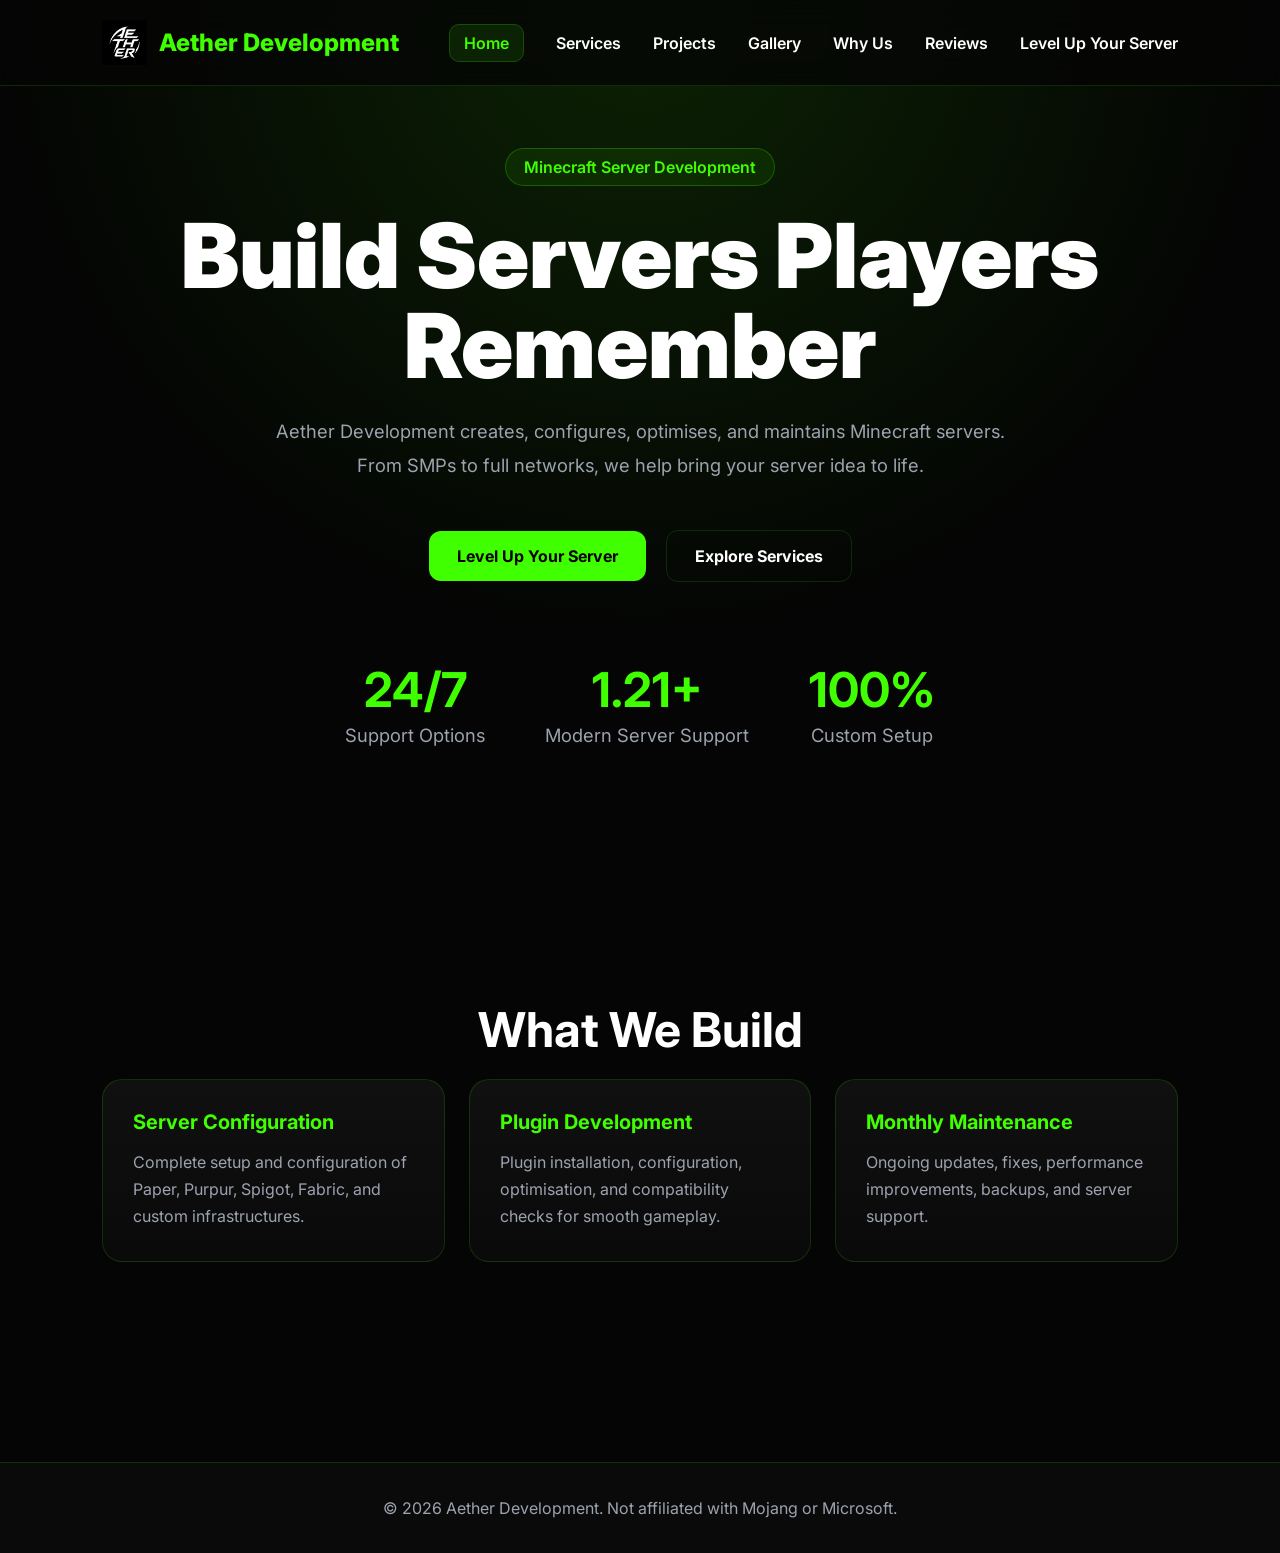
<file: index.html>
<!DOCTYPE html>
<html lang="en">
<head>
  <meta charset="UTF-8">
  <meta name="viewport" content="width=device-width, initial-scale=1.0">
  <title>Aether Development</title>
  <link rel="stylesheet" href="style.css">
</head>
<body>

<nav>
  <div class="logo">
    <img src="logowhite.png" alt="Aether Development Logo" class="logo-img">
    <span>Aether Development</span>
  </div>
  <div>
    <a href="index.html" class="active">Home</a>
    <a href="services.html">Services</a>
    <a href="projects.html">Projects</a>
    <a href="gallery.html">Gallery</a>  
    <a href="why-us.html">Why Us</a>
    <a href="reviews.html">Reviews</a>
    <a href="level-up-your-server.html">Level Up Your Server</a>
  </div>
</nav>

<section class="hero">
  <div class="badge">Minecraft Server Development</div>
  <h1>Build Servers Players Remember</h1>
  <p>
    Aether Development creates, configures, optimises, and maintains Minecraft servers.
    From SMPs to full networks, we help bring your server idea to life.
  </p>

  <div class="buttons">
    <a href="level-up-your-server.html" class="btn">Level Up Your Server</a>
    <a href="services.html" class="btn secondary">Explore Services</a>
  </div>

  <div class="stats">
    <div class="stat"><strong>24/7</strong><p>Support Options</p></div>
    <div class="stat"><strong>1.21+</strong><p>Modern Server Support</p></div>
    <div class="stat"><strong>100%</strong><p>Custom Setup</p></div>
  </div>
</section>

<section class="section">
  <h2>What We Build</h2>
  <div class="grid">
    <div class="card">
      <h3>Server Configuration</h3>
      <p>Complete setup and configuration of Paper, Purpur, Spigot, Fabric, and custom infrastructures.</p>
    </div>
    <div class="card">
      <h3>Plugin Development</h3>
      <p>Plugin installation, configuration, optimisation, and compatibility checks for smooth gameplay.</p>
    </div>
    <div class="card">
      <h3>Monthly Maintenance</h3>
      <p>Ongoing updates, fixes, performance improvements, backups, and server support.</p>
    </div>
  </div>
</section>

<footer>
  <p>© 2026 Aether Development. Not affiliated with Mojang or Microsoft.</p>
</footer>

</body>
</html>
</file>
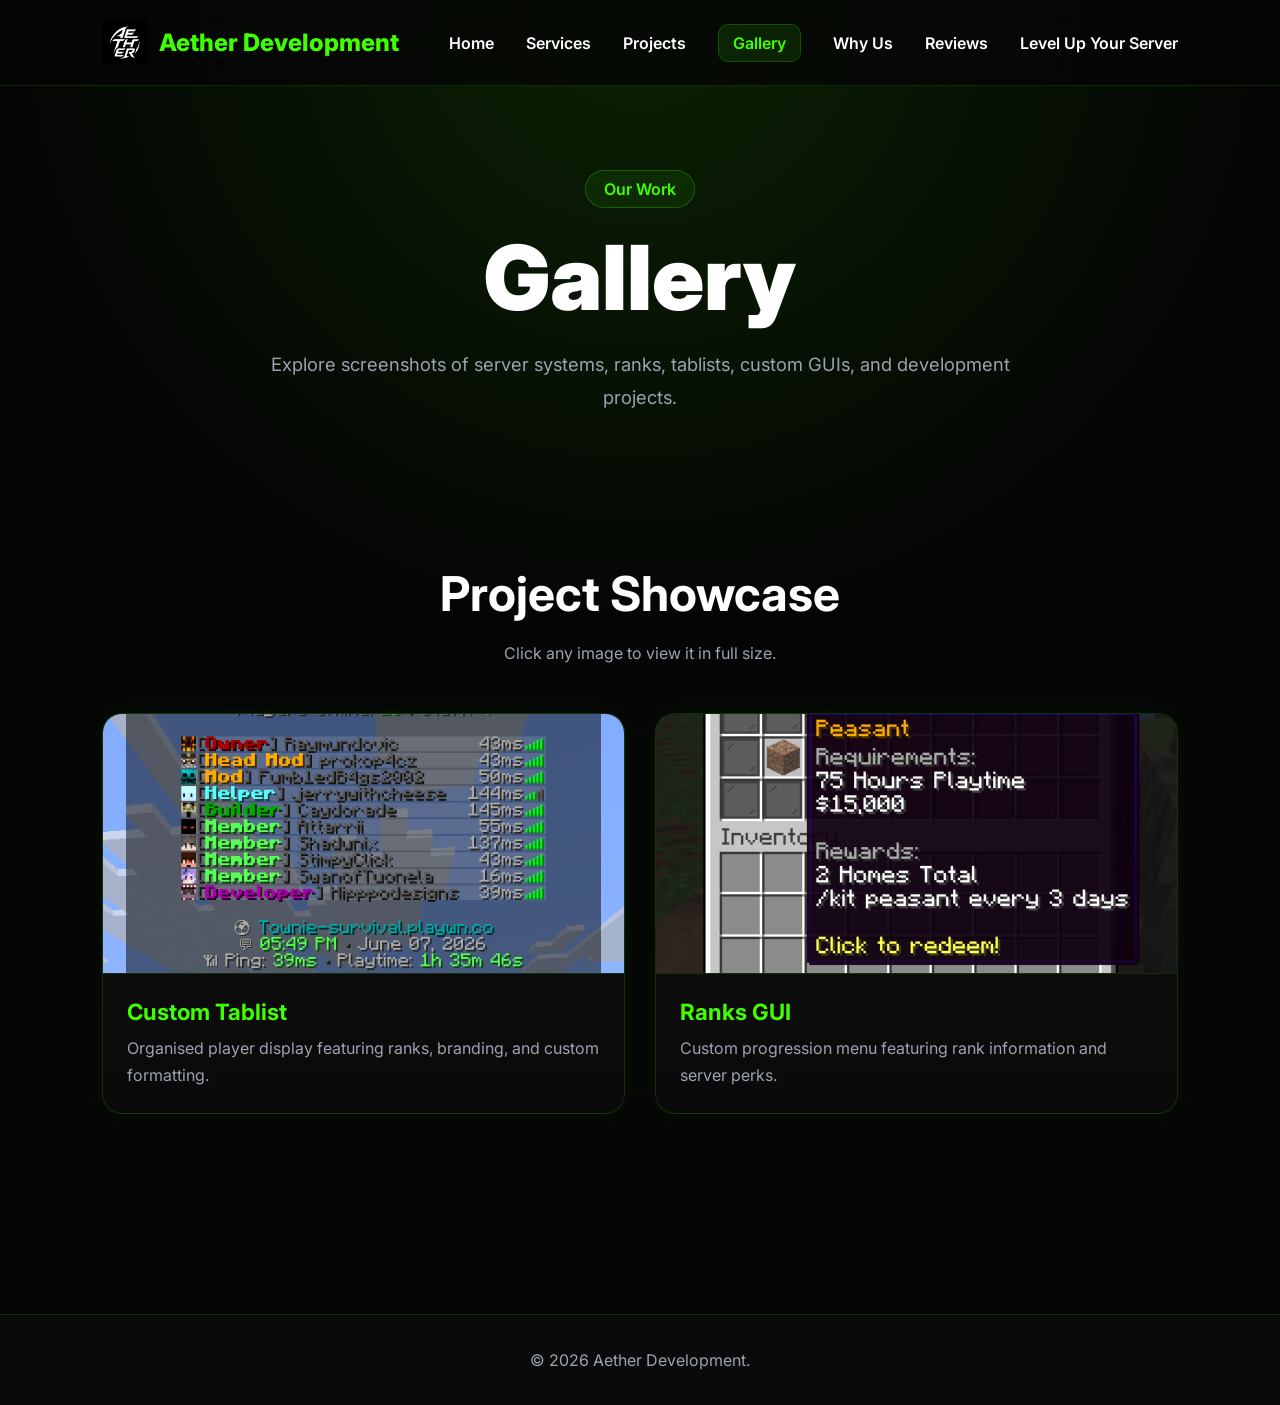
<file: gallery.html>
<!DOCTYPE html>
<html lang="en">
<head>
    <meta charset="UTF-8">
    <meta name="viewport" content="width=device-width, initial-scale=1.0">
    <title>Gallery - Aether Development</title>
    <link rel="stylesheet" href="style.css">
</head>
<body>

<nav>
    <div class="logo">
        <img src="logowhite.png" alt="Aether Development Logo" class="logo-img">
        <span>Aether Development</span>
    </div>

    <div>
        <a href="index.html">Home</a>
        <a href="services.html">Services</a>
        <a href="projects.html">Projects</a>
        <a href="gallery.html" class="active">Gallery</a>
        <a href="why-us.html">Why Us</a>
        <a href="reviews.html">Reviews</a>
        <a href="level-up-your-server.html">Level Up Your Server</a>
    </div>
</nav>

<section class="hero services-hero">

    <div class="badge">Our Work</div>

    <h1>Gallery</h1>

    <p>
        Explore screenshots of server systems, ranks, tablists,
        custom GUIs, and development projects.
    </p>

</section>

<section class="section">

    <h2>Project Showcase</h2>

    <p class="section-subtitle">
        Click any image to view it in full size.
    </p>

    <div class="gallery-grid">

        <div class="gallery-card">
            <img src="tablist.png" alt="Custom Tablist">

            <div class="gallery-info">
                <h3>Custom Tablist</h3>
                <p>
                    Organised player display featuring ranks,
                    branding, and custom formatting.
                </p>
            </div>
        </div>

        <div class="gallery-card">
            <img src="ranks-gui.png" alt="Ranks GUI">

            <div class="gallery-info">
                <h3>Ranks GUI</h3>
                <p>
                    Custom progression menu featuring rank
                    information and server perks.
                </p>
            </div>
        </div>

        <!-- ADD MORE IMAGES BELOW -->

        <!--
        <div class="gallery-card">
            <img src="spawn.png" alt="Spawn">

            <div class="gallery-info">
                <h3>Server Spawn</h3>
                <p>Description here.</p>
            </div>
        </div>
        -->

    </div>

</section>

<footer>
    <p>© 2026 Aether Development.</p>
</footer>

<!-- LIGHTBOX -->

<div id="lightbox" class="lightbox">

    <span class="close">&times;</span>

    <img class="lightbox-content" id="lightbox-img">

</div>

<script>

const images = document.querySelectorAll('.gallery-card img');
const lightbox = document.getElementById('lightbox');
const lightboxImg = document.getElementById('lightbox-img');
const closeBtn = document.querySelector('.close');

images.forEach(img => {

    img.addEventListener('click', () => {

        lightbox.style.display = 'flex';
        lightboxImg.src = img.src;

    });

});

closeBtn.addEventListener('click', () => {

    lightbox.style.display = 'none';

});

lightbox.addEventListener('click', (e) => {

    if (e.target === lightbox) {

        lightbox.style.display = 'none';

    }

});

</script>

</body>
</html>
</file>
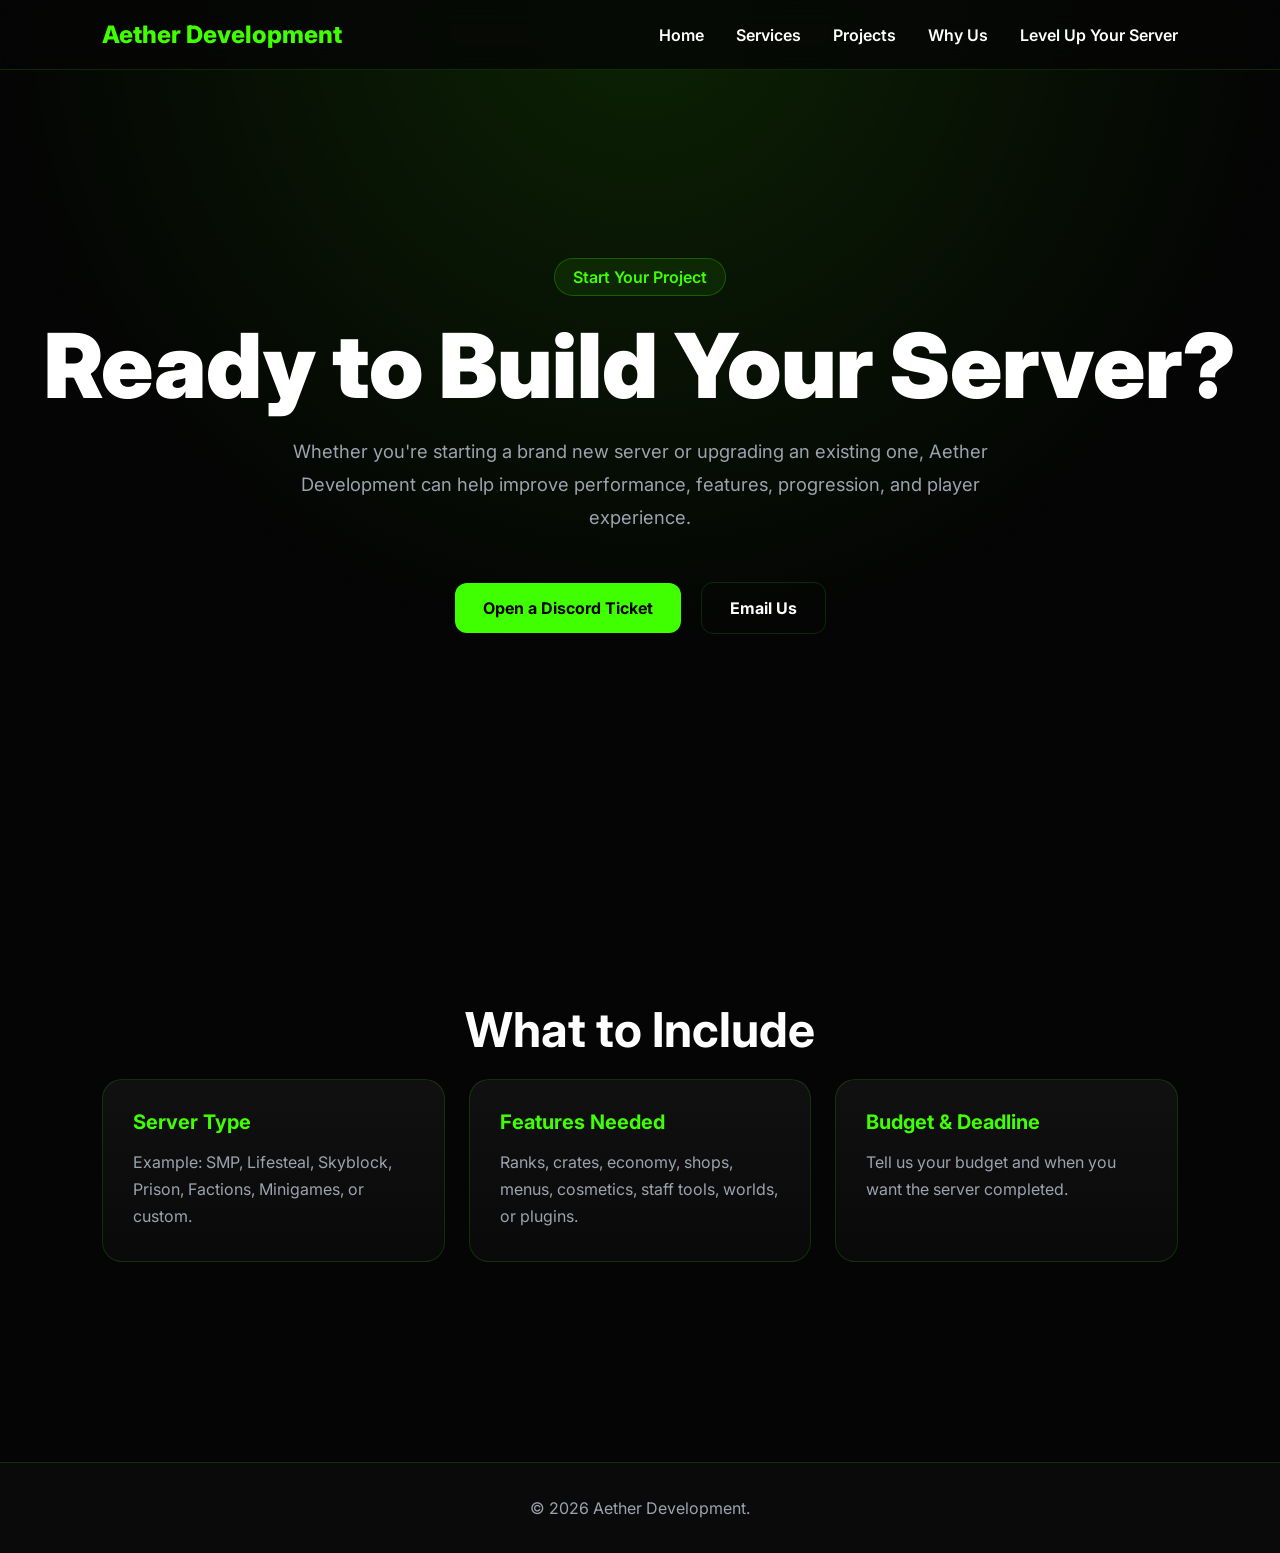
<file: Level-up-your-server.html>
<!DOCTYPE html>
<html lang="en">
<head>
  <meta charset="UTF-8">
  <title>Level Up Your Server - Aether Development</title>
  <link rel="stylesheet" href="style.css">
</head>
<body>

<nav>
  <div class="logo">Aether Development</div>
  <div>
    <a href="index.html">Home</a>
    <a href="services.html">Services</a>
    <a href="projects.html">Projects</a>
    <a href="why-us.html">Why Us</a>
    <a href="level-up-your-server.html">Level Up Your Server</a>
  </div>
</nav>

<section class="hero">
  <div class="badge">Start Your Project</div>
  <h1>Ready to Build Your Server?</h1>
  <p>
    Whether you're starting a brand new server or upgrading an existing one,
    Aether Development can help improve performance, features, progression,
    and player experience.
  </p>
  <div class="buttons">
    <a href="https://discord.gg/n5bJ67j3xF" target="_blank" class="btn">Open a Discord Ticket</a>
    <a href="mailto:HippoCMG@gmail.com" class="btn secondary">Email Us</a>
  </div>
</section>

<section class="section">
  <h2>What to Include</h2>

  <div class="grid">
    <div class="card"><h3>Server Type</h3><p>Example: SMP, Lifesteal, Skyblock, Prison, Factions, Minigames, or custom.</p></div>
    <div class="card"><h3>Features Needed</h3><p>Ranks, crates, economy, shops, menus, cosmetics, staff tools, worlds, or plugins.</p></div>
    <div class="card"><h3>Budget & Deadline</h3><p>Tell us your budget and when you want the server completed.</p></div>
  </div>
</section>

<footer>
  <p>© 2026 Aether Development.</p>
</footer>

</body>
</html>
</file>
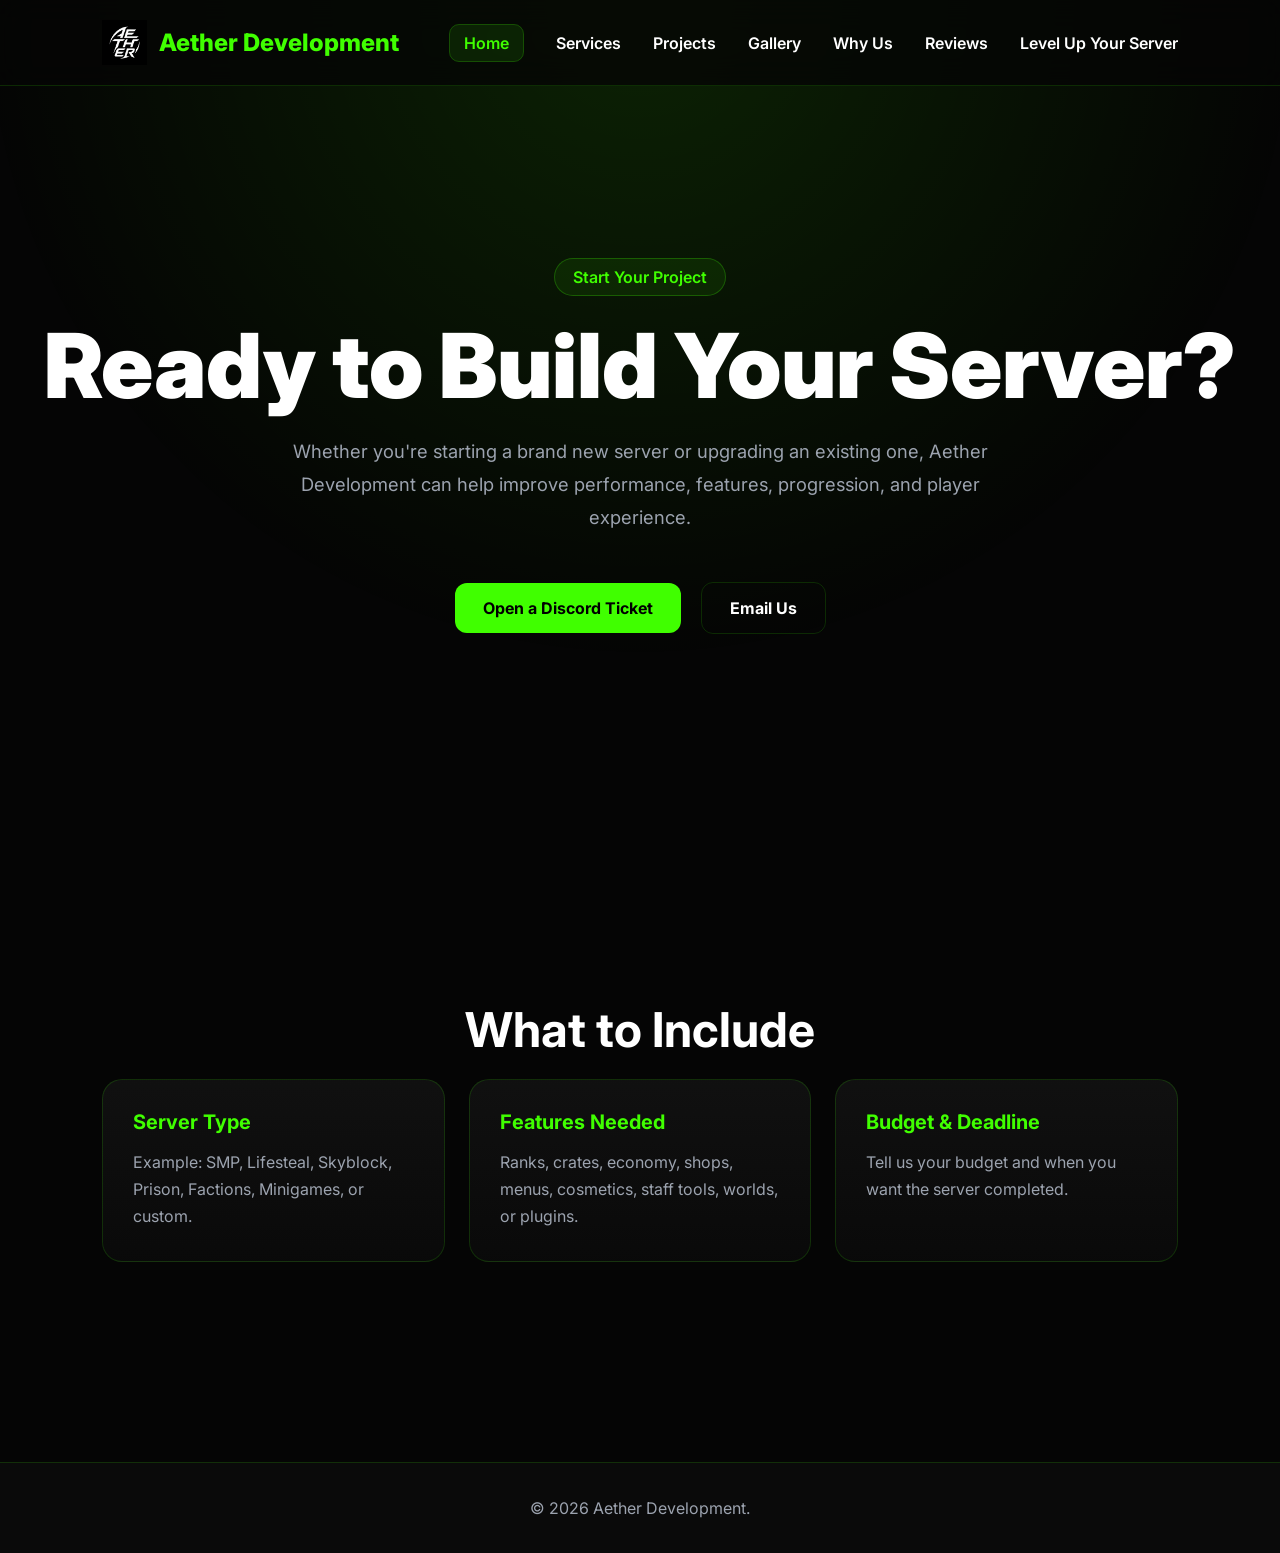
<file: level-up-your-server.html>
<!DOCTYPE html>
<html lang="en">
<head>
  <meta charset="UTF-8">
  <title>Level Up Your Server - Aether Development</title>
  <link rel="stylesheet" href="style.css">
</head>
<body>

<nav>
  <div class="logo">
    <img src="logowhite.png" alt="Aether Development Logo" class="logo-img">
    <span>Aether Development</span>
  </div>
  <div>
    <a href="index.html" class="active">Home</a>
    <a href="services.html">Services</a>
    <a href="projects.html">Projects</a>
    <a href="gallery.html">Gallery</a>  
    <a href="why-us.html">Why Us</a>
    <a href="reviews.html">Reviews</a>
    <a href="level-up-your-server.html">Level Up Your Server</a>
  </div>
</nav>
<section class="hero">
  <div class="badge">Start Your Project</div>
  <h1>Ready to Build Your Server?</h1>
  <p>
    Whether you're starting a brand new server or upgrading an existing one,
    Aether Development can help improve performance, features, progression,
    and player experience.
  </p>
  <div class="buttons">
    <a href="https://discord.gg/n5bJ67j3xF" target="_blank" class="btn">Open a Discord Ticket</a>
    <a href="mailto:HippoCMG@gmail.com" class="btn secondary">Email Us</a>
  </div>
</section>

<section class="section">
  <h2>What to Include</h2>

  <div class="grid">
    <div class="card"><h3>Server Type</h3><p>Example: SMP, Lifesteal, Skyblock, Prison, Factions, Minigames, or custom.</p></div>
    <div class="card"><h3>Features Needed</h3><p>Ranks, crates, economy, shops, menus, cosmetics, staff tools, worlds, or plugins.</p></div>
    <div class="card"><h3>Budget & Deadline</h3><p>Tell us your budget and when you want the server completed.</p></div>
  </div>
</section>

<footer>
  <p>© 2026 Aether Development.</p>
</footer>

</body>
</html>
</file>
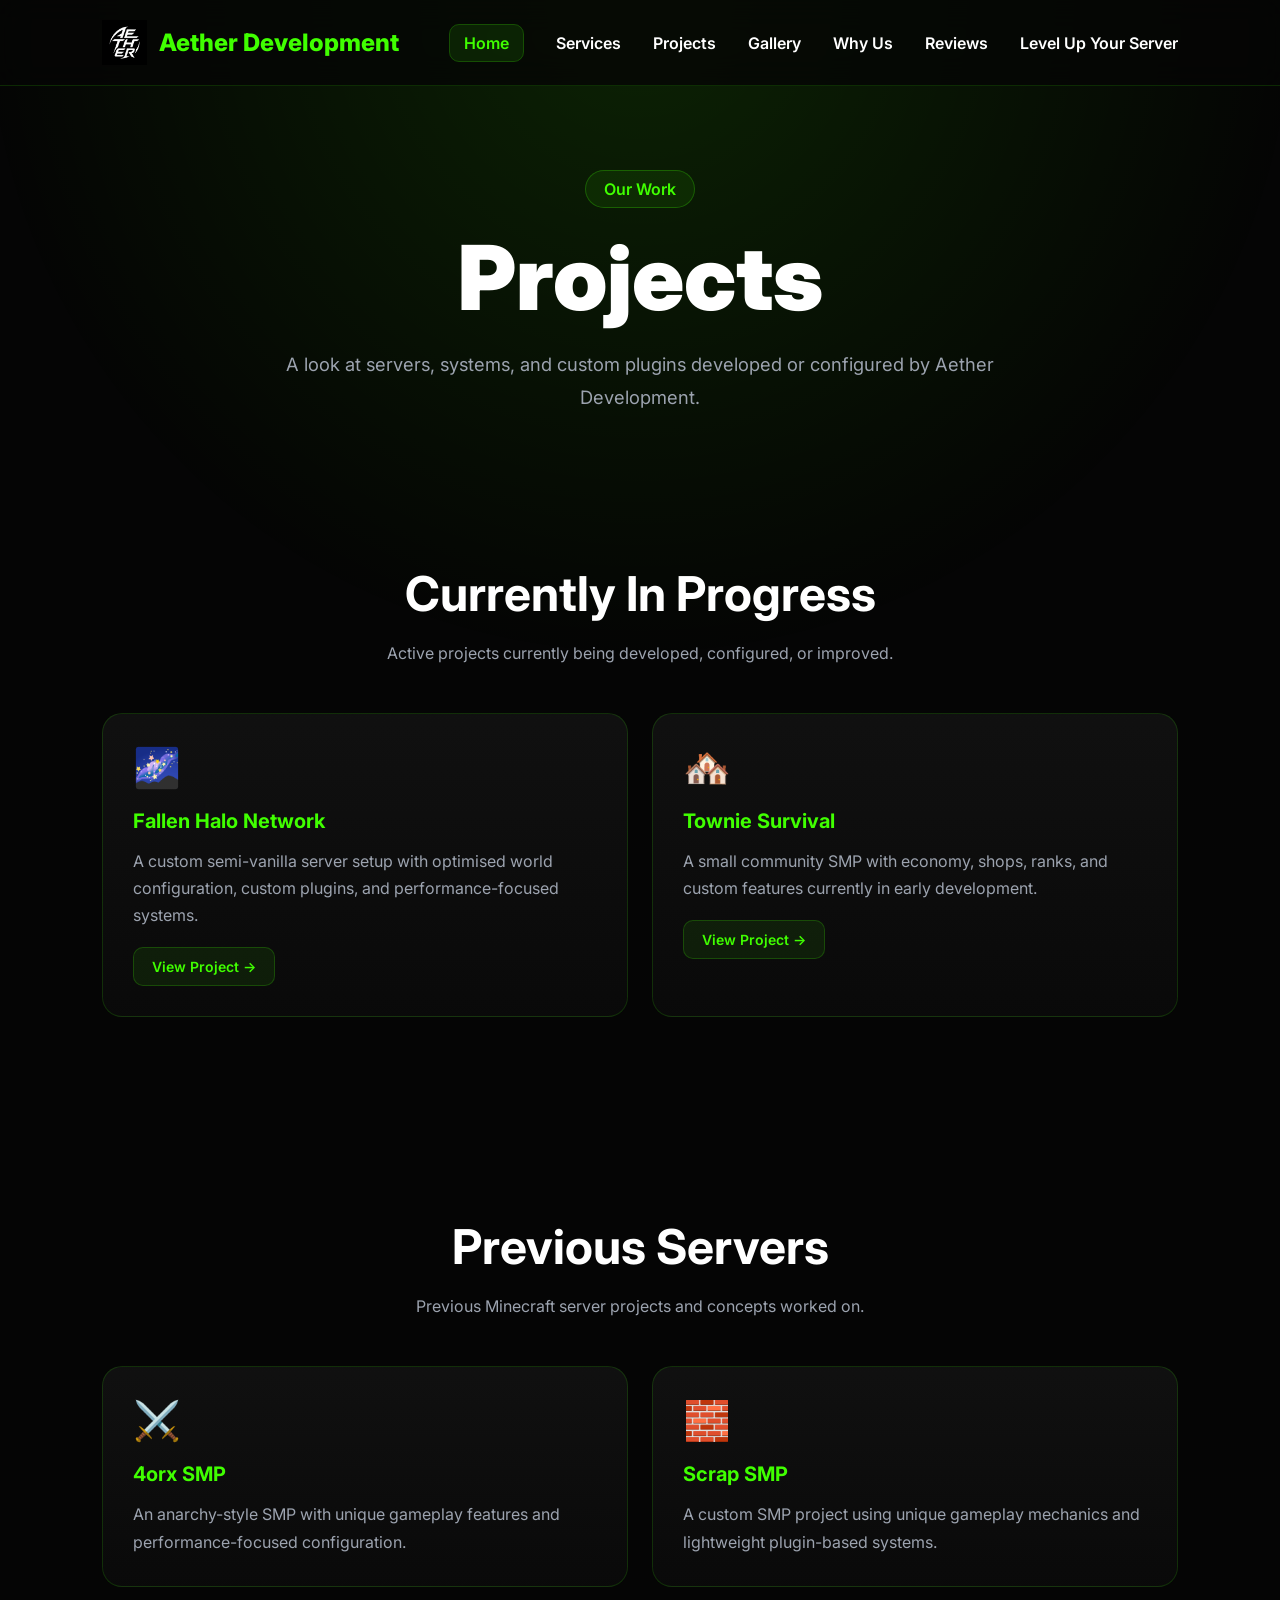
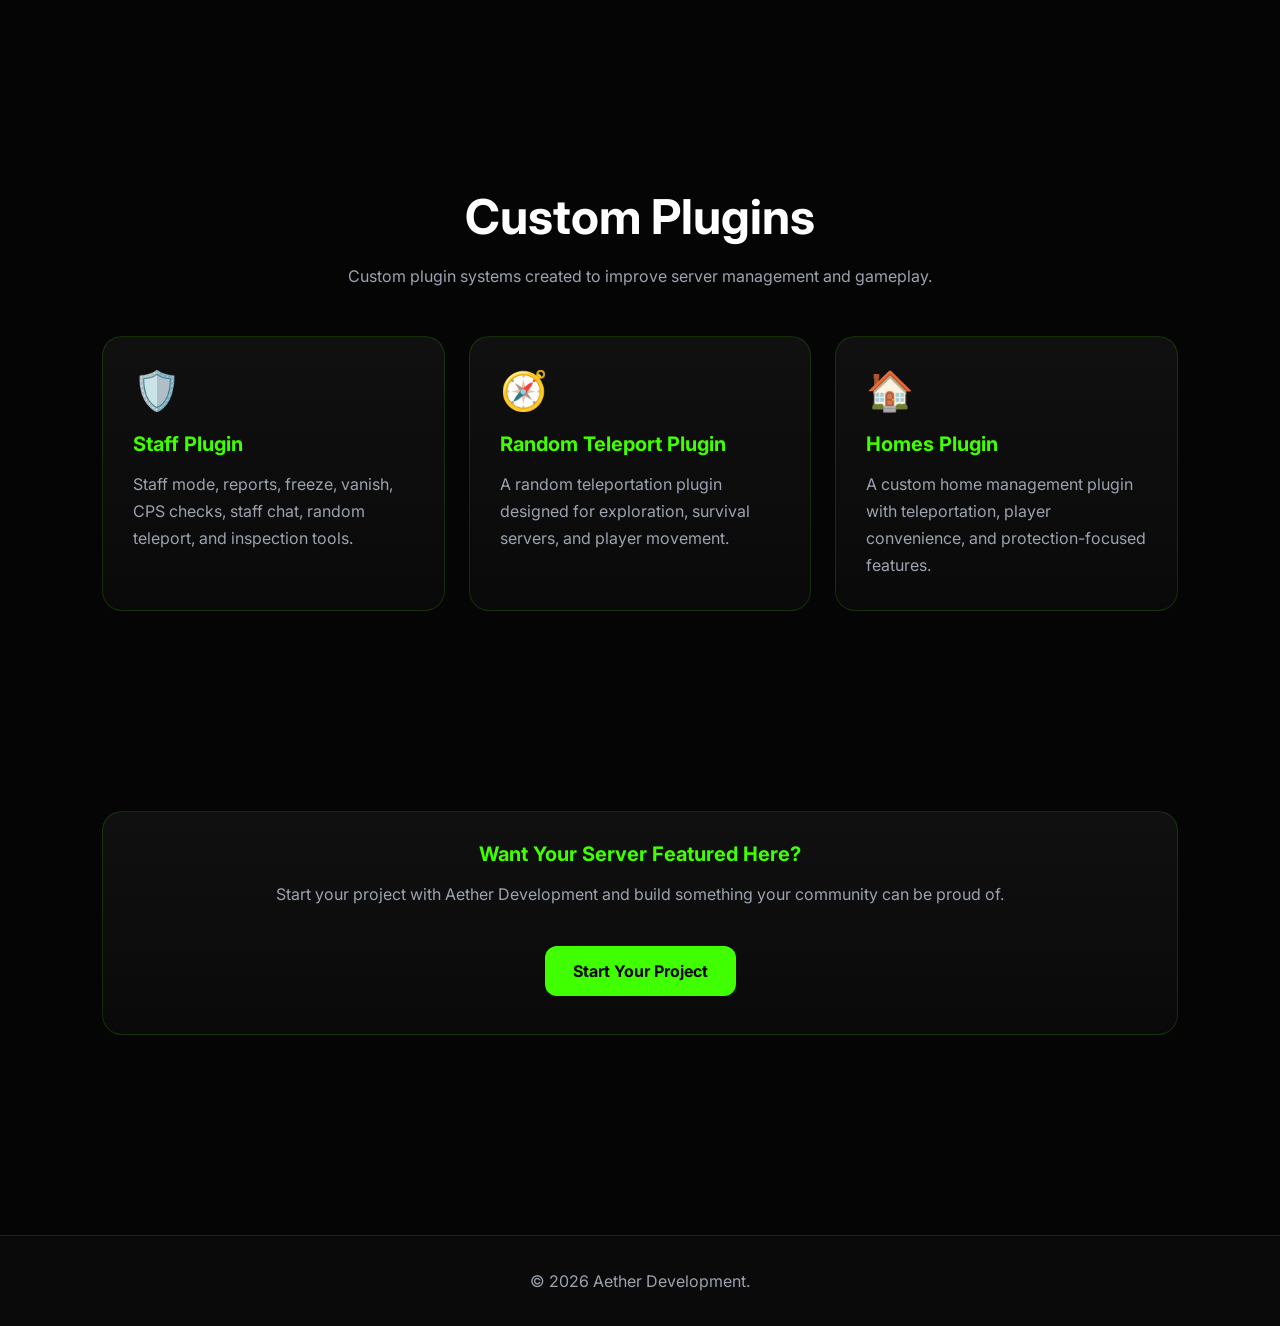
<file: projects.html>
<!DOCTYPE html>
<html lang="en">
<head>
    <meta charset="UTF-8">
    <meta name="viewport" content="width=device-width, initial-scale=1.0">
    <title>Projects - Aether Development</title>
    <link rel="stylesheet" href="style.css">
</head>
<body>

<nav>
  <div class="logo">
    <img src="logowhite.png" alt="Aether Development Logo" class="logo-img">
    <span>Aether Development</span>
  </div>
  <div>
    <a href="index.html" class="active">Home</a>
    <a href="services.html">Services</a>
    <a href="projects.html">Projects</a>
    <a href="gallery.html">Gallery</a>  
    <a href="why-us.html">Why Us</a>
    <a href="reviews.html">Reviews</a>
    <a href="level-up-your-server.html">Level Up Your Server</a>
  </div>
</nav>

<section class="hero services-hero">
    <div class="badge">Our Work</div>

    <h1>Projects</h1>

    <p>
        A look at servers, systems, and custom plugins developed or configured
        by Aether Development.
    </p>
</section>

<section class="section">
    <h2>Currently In Progress</h2>

    <p class="section-subtitle">
        Active projects currently being developed, configured, or improved.
    </p>

    <div class="grid">

        <div class="card service-card">
            <div class="service-icon">🌌</div>
            <h3>Fallen Halo Network</h3>
            <p>
                A custom semi-vanilla server setup with optimised world
                configuration, custom plugins, and performance-focused systems.
            </p>
            <a href="https://discord.gg/tEGxYnpcr9" target="_blank" class="project-btn">
              View Project →
            </a>
        </div>

        <div class="card service-card">
            <div class="service-icon">🏘️</div>
            <h3>Townie Survival</h3>
            <p>
                A small community SMP with economy, shops, ranks, and custom
                features currently in early development.
            </p>
            <a href="https://discord.gg/K92FeM2vEv" target="_blank" class="project-btn">
              View Project →
            </a>
        </div>

    </div>
</section>

<section class="section">
    <h2>Previous Servers</h2>

    <p class="section-subtitle">
        Previous Minecraft server projects and concepts worked on.
    </p>

    <div class="grid">

        <div class="card service-card">
            <div class="service-icon">⚔️</div>
            <h3>4orx SMP</h3>
            <p>
                An anarchy-style SMP with unique gameplay features and
                performance-focused configuration.
            </p>
        </div>

        <div class="card service-card">
            <div class="service-icon">🧱</div>
            <h3>Scrap SMP</h3>
            <p>
                A custom SMP project using unique gameplay mechanics and
                lightweight plugin-based systems.
            </p>
        </div>

    </div>
</section>

<section class="section">
    <h2>Custom Plugins</h2>

    <p class="section-subtitle">
        Custom plugin systems created to improve server management and gameplay.
    </p>

    <div class="grid">

        <div class="card service-card">
            <div class="service-icon">🛡️</div>
            <h3>Staff Plugin</h3>
            <p>
                Staff mode, reports, freeze, vanish, CPS checks, staff chat,
                random teleport, and inspection tools.
            </p>
        </div>

        <div class="card service-card">
            <div class="service-icon">🧭</div>
            <h3>Random Teleport Plugin</h3>
            <p>
                A random teleportation plugin designed for exploration,
                survival servers, and player movement.
            </p>
        </div>

        <div class="card service-card">
            <div class="service-icon">🏠</div>
            <h3>Homes Plugin</h3>
            <p>
                A custom home management plugin with teleportation,
                player convenience, and protection-focused features.
            </p>
        </div>

    </div>
</section>

<section class="section">
    <div class="card" style="text-align:center;">
        <h3>Want Your Server Featured Here?</h3>

        <p style="margin-top:15px;">
            Start your project with Aether Development and build something
            your community can be proud of.
        </p>

        <div style="margin-top:30px;">
            <a href="level-up-your-server.html" class="btn">
                Start Your Project
            </a>
        </div>
    </div>
</section>

<footer>
    <p>© 2026 Aether Development.</p>
</footer>

</body>
</html>
</file>
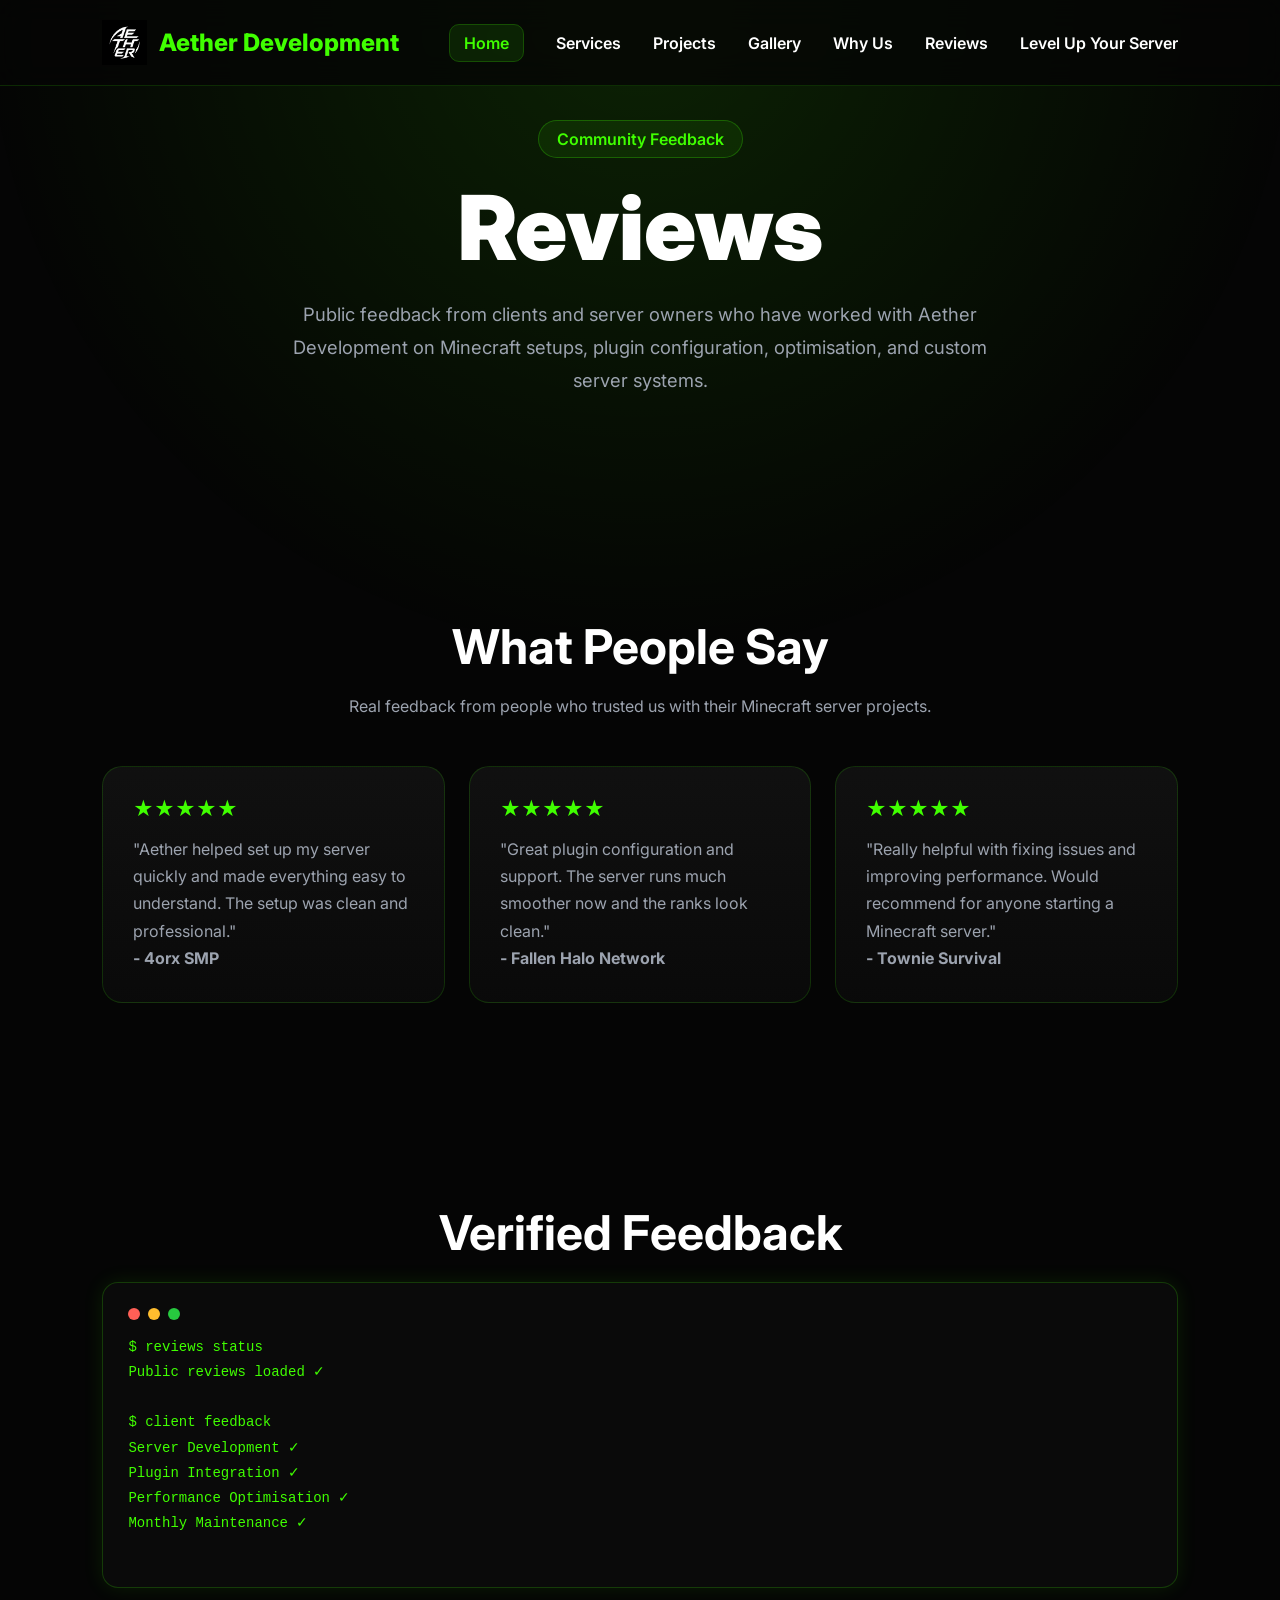
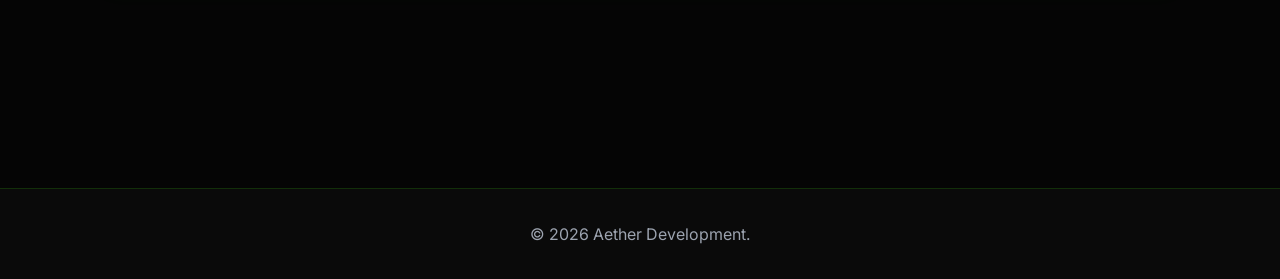
<file: reviews.html>
<!DOCTYPE html>
<html lang="en">
<head>
  <meta charset="UTF-8">
  <title>Reviews - Aether Development</title>
  <link rel="stylesheet" href="style.css">
</head>
<body>

<nav>
  <div class="logo">
    <img src="logowhite.png" alt="Aether Development Logo" class="logo-img">
    <span>Aether Development</span>
  </div>
  <div>
    <a href="index.html" class="active">Home</a>
    <a href="services.html">Services</a>
    <a href="projects.html">Projects</a>
    <a href="gallery.html">Gallery</a>  
    <a href="why-us.html">Why Us</a>
    <a href="reviews.html">Reviews</a>
    <a href="level-up-your-server.html">Level Up Your Server</a>
  </div>
</nav>

<section class="hero reviews-page">
  <div class="badge">Community Feedback</div>
  <h1>Reviews</h1>
  <p>
    Public feedback from clients and server owners who have worked with
    Aether Development on Minecraft setups, plugin configuration, optimisation,
    and custom server systems.
  </p>
</section>

<section class="section">
  <h2>What People Say</h2>
  <p class="section-subtitle">
    Real feedback from people who trusted us with their Minecraft server projects.
  </p>

  <div class="grid">
    <div class="card">
      <h3>★★★★★</h3>
      <p>
        "Aether helped set up my server quickly and made everything easy to understand.
        The setup was clean and professional."
      </p>
      <p><strong>- 4orx SMP</strong></p>
    </div>

    <div class="card">
      <h3>★★★★★</h3>
      <p>
        "Great plugin configuration and support. The server runs much smoother now
        and the ranks look clean."
      </p>
      <p><strong>- Fallen Halo Network</strong></p>
    </div>

    <div class="card">
      <h3>★★★★★</h3>
      <p>
        "Really helpful with fixing issues and improving performance. Would recommend
        for anyone starting a Minecraft server."
      </p>
      <p><strong>- Townie Survival</strong></p>
    </div>
  </div>
</section>

<section class="section">
  <h2>Verified Feedback</h2>

  <div class="terminal">
    <div class="terminal-header">
      <div class="terminal-dot red"></div>
      <div class="terminal-dot yellow"></div>
      <div class="terminal-dot green"></div>
    </div>

    <pre>
$ reviews status
Public reviews loaded ✓

$ client feedback
Server Development ✓
Plugin Integration ✓
Performance Optimisation ✓
Monthly Maintenance ✓
    </pre>
  </div>
</section>

<footer>
  <p>© 2026 Aether Development.</p>
</footer>

</body>
</html>
</file>
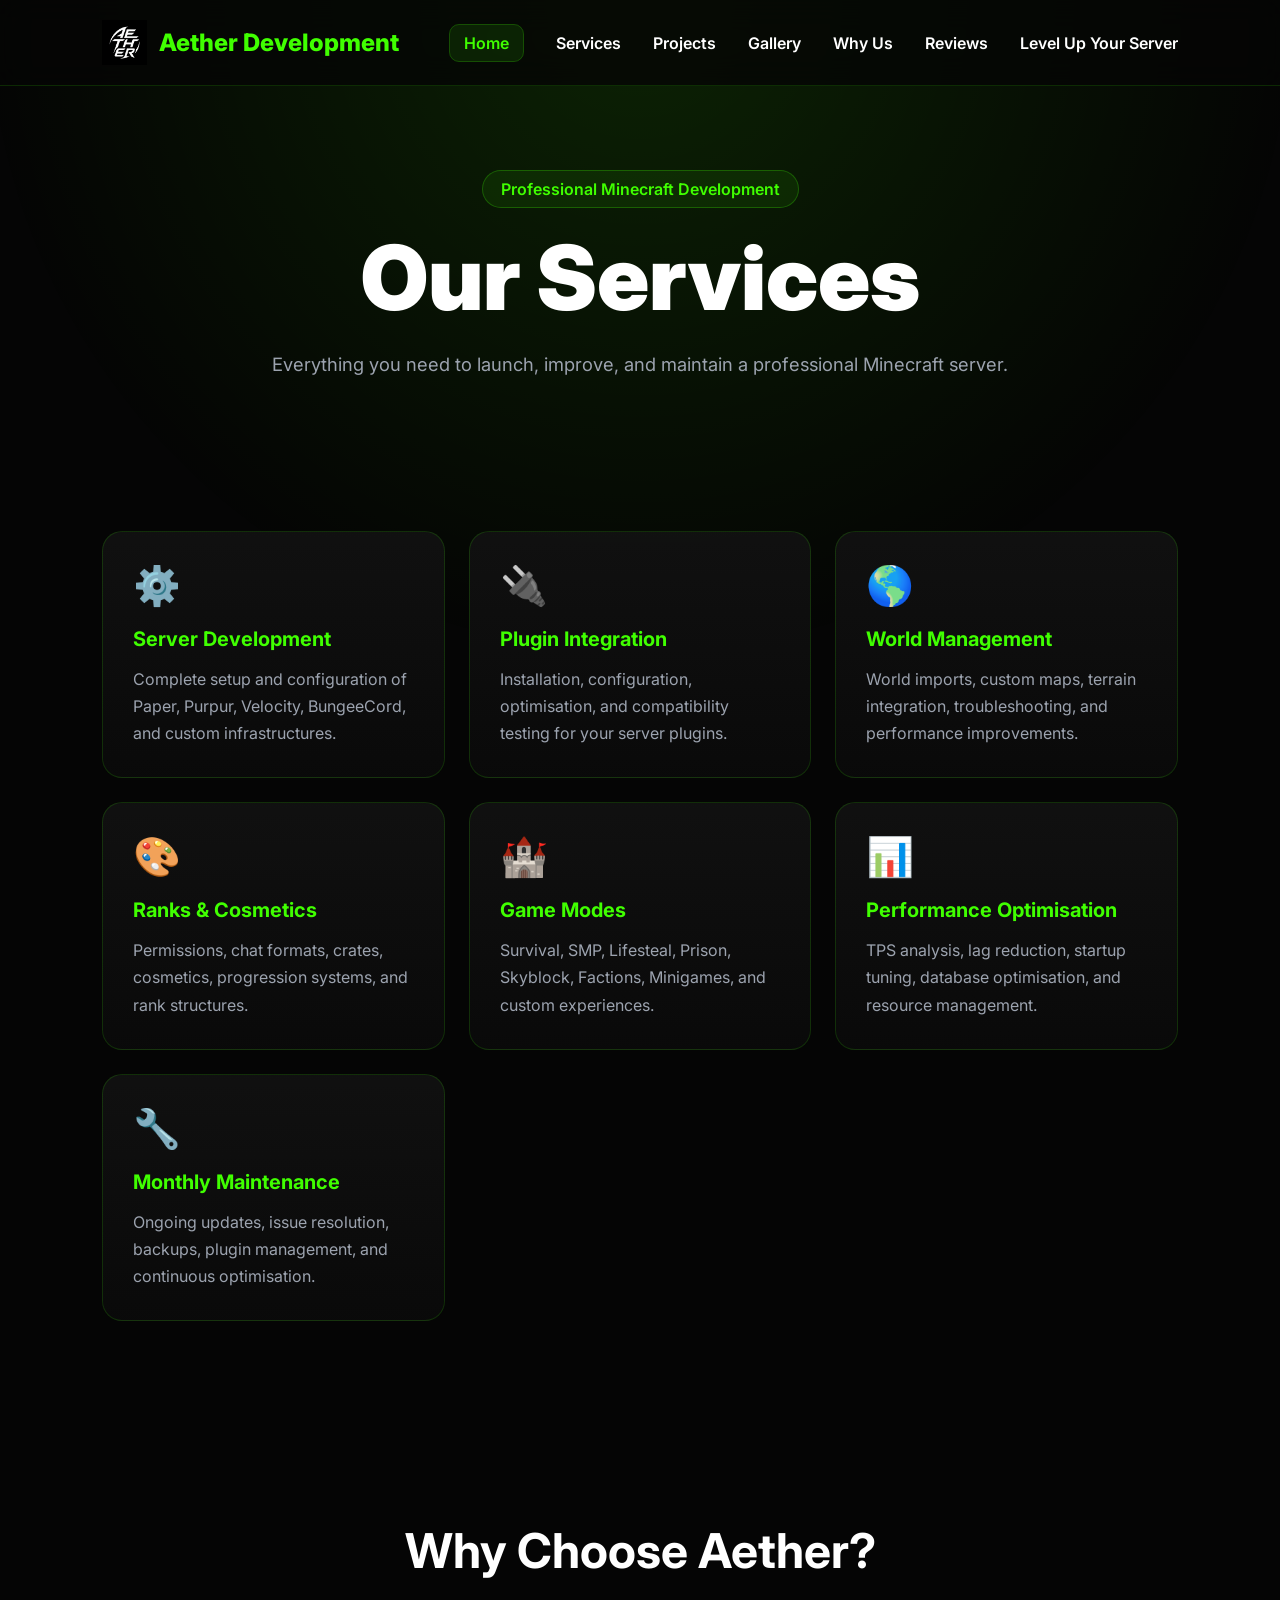
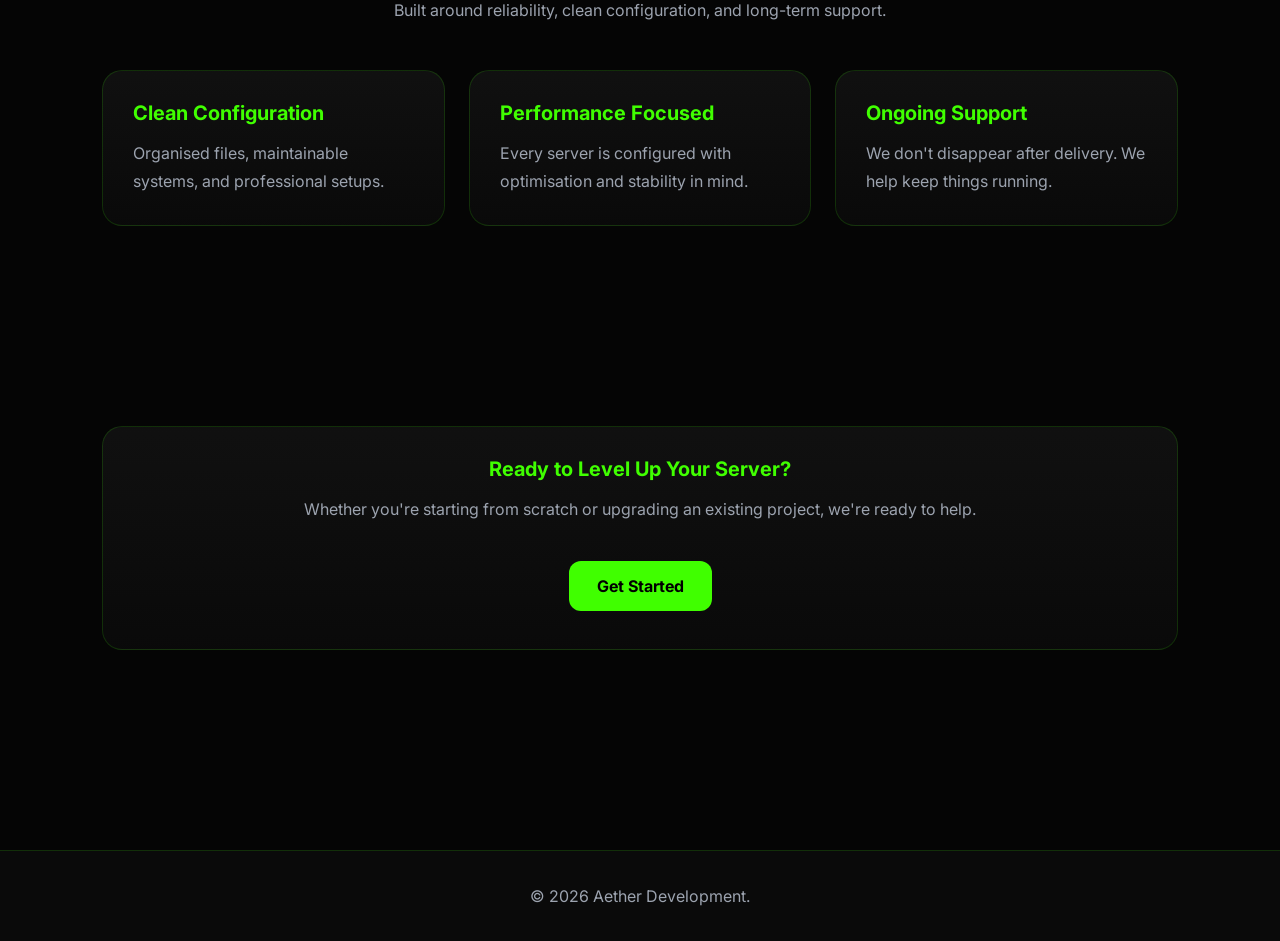
<file: services.html>
<!DOCTYPE html>
<html lang="en">
<head>
    <meta charset="UTF-8">
    <meta name="viewport" content="width=device-width, initial-scale=1.0">
    <title>Services - Aether Development</title>
    <link rel="stylesheet" href="style.css">
</head>
<body>

<nav>
  <div class="logo">
    <img src="logowhite.png" alt="Aether Development Logo" class="logo-img">
    <span>Aether Development</span>
  </div>
  <div>
    <a href="index.html" class="active">Home</a>
    <a href="services.html">Services</a>
    <a href="projects.html">Projects</a>
    <a href="gallery.html">Gallery</a>  
    <a href="why-us.html">Why Us</a>
    <a href="reviews.html">Reviews</a>
    <a href="level-up-your-server.html">Level Up Your Server</a>
  </div>
</nav>

<section class="hero services-hero">
    <div class="badge">Professional Minecraft Development</div>

    <h1>Our Services</h1>

    <p>
        Everything you need to launch, improve, and maintain a professional
        Minecraft server.
    </p>
</section>

<section class="section">

    <div class="grid">

        <div class="card service-card">
            <div class="service-icon">⚙️</div>
            <h3>Server Development</h3>
            <p>
                Complete setup and configuration of Paper, Purpur, Velocity,
                BungeeCord, and custom infrastructures.
            </p>
        </div>

        <div class="card service-card">
            <div class="service-icon">🔌</div>
            <h3>Plugin Integration</h3>
            <p>
                Installation, configuration, optimisation, and compatibility
                testing for your server plugins.
            </p>
        </div>

        <div class="card service-card">
            <div class="service-icon">🌎</div>
            <h3>World Management</h3>
            <p>
                World imports, custom maps, terrain integration,
                troubleshooting, and performance improvements.
            </p>
        </div>

        <div class="card service-card">
            <div class="service-icon">🎨</div>
            <h3>Ranks & Cosmetics</h3>
            <p>
                Permissions, chat formats, crates, cosmetics,
                progression systems, and rank structures.
            </p>
        </div>

        <div class="card service-card">
            <div class="service-icon">🏰</div>
            <h3>Game Modes</h3>
            <p>
                Survival, SMP, Lifesteal, Prison, Skyblock,
                Factions, Minigames, and custom experiences.
            </p>
        </div>

        <div class="card service-card">
            <div class="service-icon">📊</div>
            <h3>Performance Optimisation</h3>
            <p>
                TPS analysis, lag reduction, startup tuning,
                database optimisation, and resource management.
            </p>
        </div>

        <div class="card service-card">
            <div class="service-icon">🔧</div>
            <h3>Monthly Maintenance</h3>
            <p>
                Ongoing updates, issue resolution, backups,
                plugin management, and continuous optimisation.
            </p>
        </div>

    </div>

</section>

<section class="section">

    <h2>Why Choose Aether?</h2>

    <p class="section-subtitle">
        Built around reliability, clean configuration, and long-term support.
    </p>

    <div class="grid">

        <div class="card">
            <h3>Clean Configuration</h3>
            <p>
                Organised files, maintainable systems, and professional setups.
            </p>
        </div>

        <div class="card">
            <h3>Performance Focused</h3>
            <p>
                Every server is configured with optimisation and stability in mind.
            </p>
        </div>

        <div class="card">
            <h3>Ongoing Support</h3>
            <p>
                We don't disappear after delivery. We help keep things running.
            </p>
        </div>

    </div>

</section>

<section class="section">

    <div class="card" style="text-align:center;">

        <h3>Ready to Level Up Your Server?</h3>

        <p style="margin-top:15px;">
            Whether you're starting from scratch or upgrading an existing
            project, we're ready to help.
        </p>

        <div style="margin-top:30px;">
            <a href="level-up-your-server.html" class="btn">
                Get Started
            </a>
        </div>

    </div>

</section>

<footer>
    <p>© 2026 Aether Development.</p>
</footer>

</body>
</html>
</file>
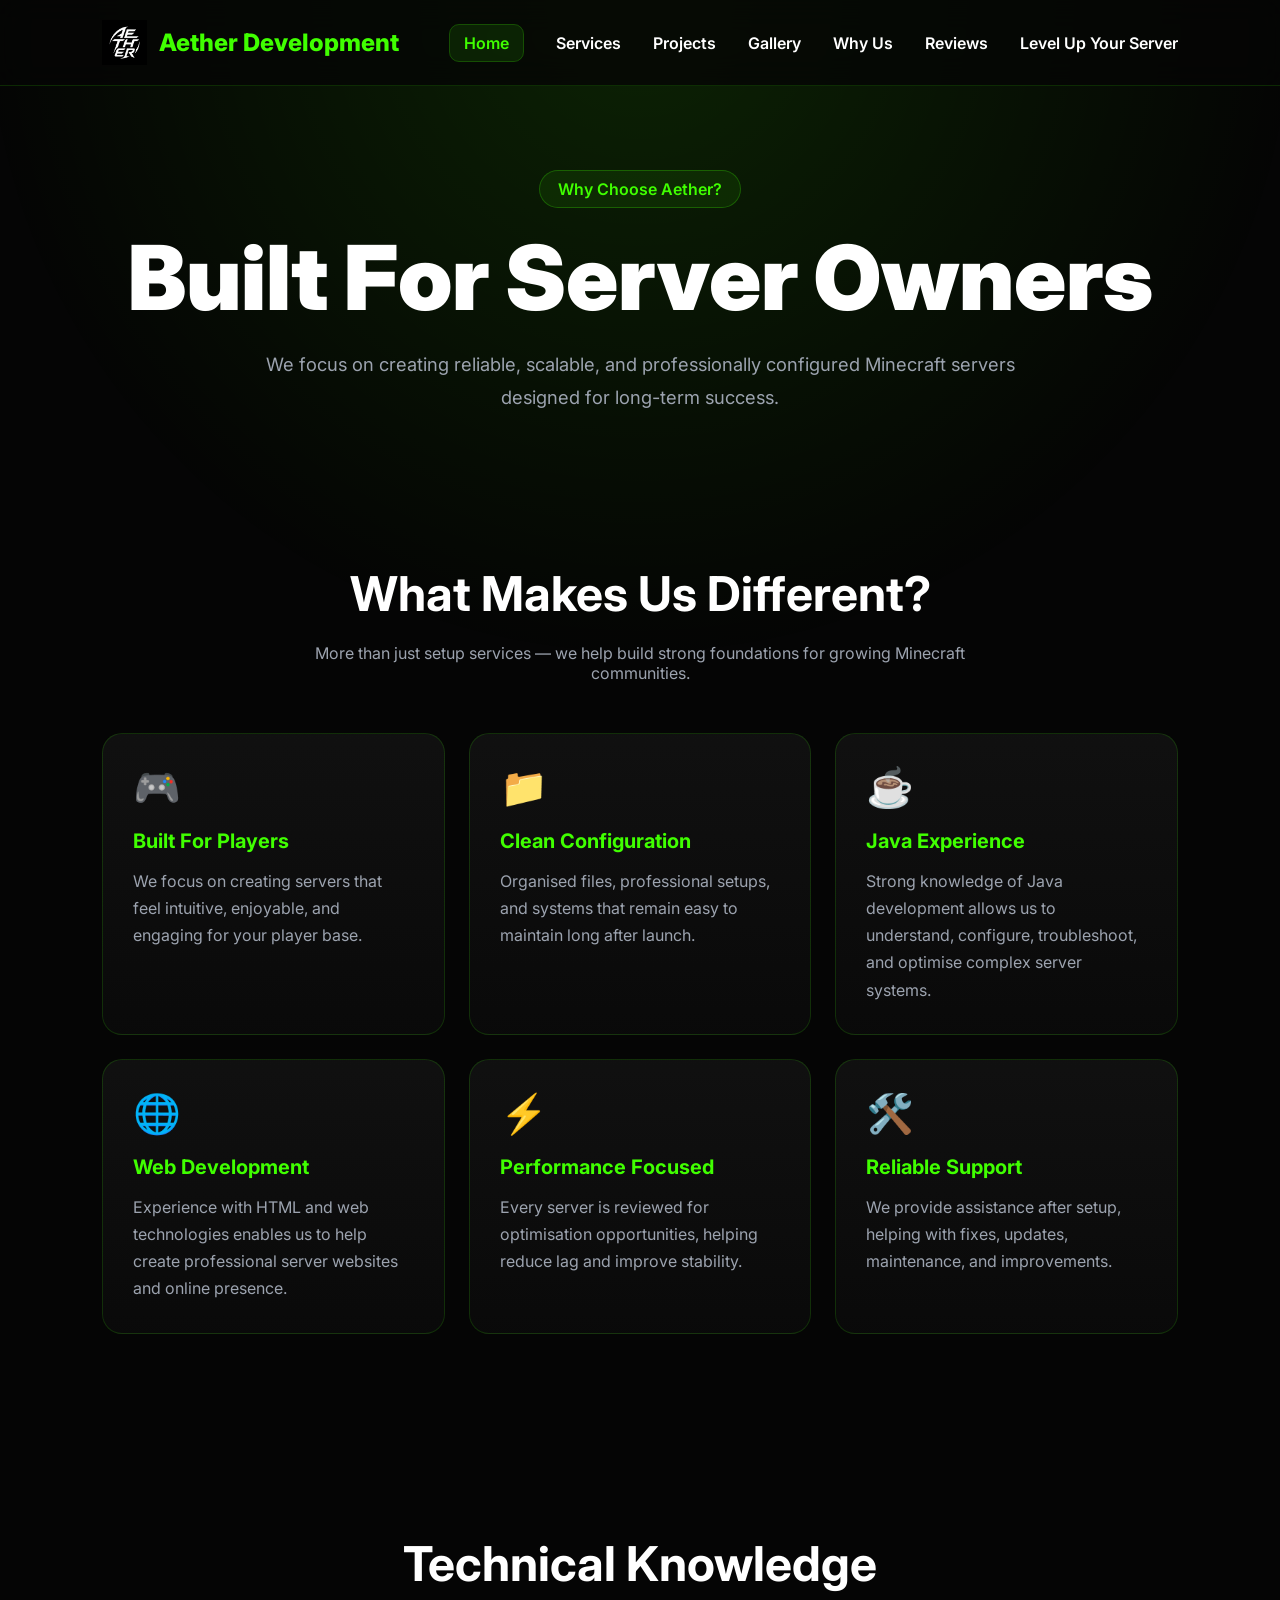
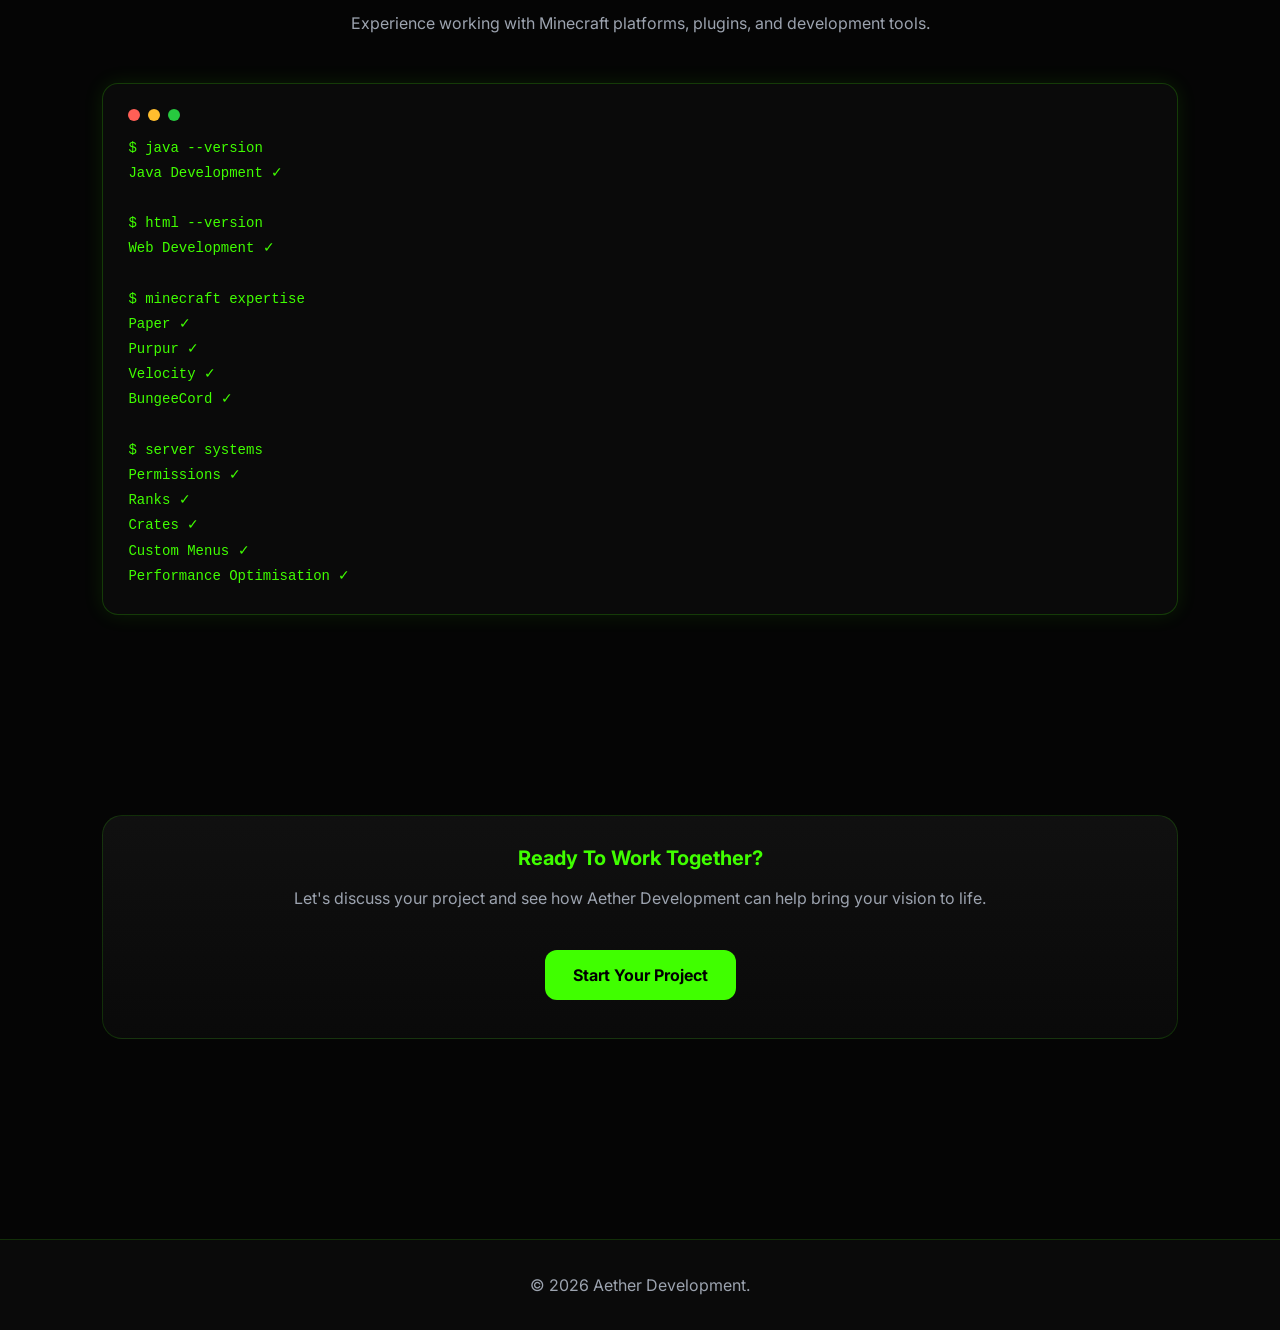
<file: why-us.html>
<!DOCTYPE html>
<html lang="en">
<head>
    <meta charset="UTF-8">
    <meta name="viewport" content="width=device-width, initial-scale=1.0">
    <title>Why Us - Aether Development</title>
    <link rel="stylesheet" href="style.css">
</head>
<body>

<nav>
  <div class="logo">
    <img src="logowhite.png" alt="Aether Development Logo" class="logo-img">
    <span>Aether Development</span>
  </div>
  <div>
    <a href="index.html" class="active">Home</a>
    <a href="services.html">Services</a>
    <a href="projects.html">Projects</a>
    <a href="gallery.html">Gallery</a>  
    <a href="why-us.html">Why Us</a>
    <a href="reviews.html">Reviews</a>
    <a href="level-up-your-server.html">Level Up Your Server</a>
  </div>
</nav>

<section class="hero services-hero">

    <div class="badge">Why Choose Aether?</div>

    <h1>Built For Server Owners</h1>

    <p>
        We focus on creating reliable, scalable, and professionally configured
        Minecraft servers designed for long-term success.
    </p>

</section>

<section class="section">

    <h2>What Makes Us Different?</h2>

    <p class="section-subtitle">
        More than just setup services — we help build strong foundations
        for growing Minecraft communities.
    </p>

    <div class="grid">

        <div class="card service-card">
            <div class="service-icon">🎮</div>
            <h3>Built For Players</h3>
            <p>
                We focus on creating servers that feel intuitive, enjoyable,
                and engaging for your player base.
            </p>
        </div>

        <div class="card service-card">
            <div class="service-icon">📁</div>
            <h3>Clean Configuration</h3>
            <p>
                Organised files, professional setups, and systems that remain
                easy to maintain long after launch.
            </p>
        </div>

        <div class="card service-card">
            <div class="service-icon">☕</div>
            <h3>Java Experience</h3>
            <p>
                Strong knowledge of Java development allows us to understand,
                configure, troubleshoot, and optimise complex server systems.
            </p>
        </div>

        <div class="card service-card">
            <div class="service-icon">🌐</div>
            <h3>Web Development</h3>
            <p>
                Experience with HTML and web technologies enables us to help
                create professional server websites and online presence.
            </p>
        </div>

        <div class="card service-card">
            <div class="service-icon">⚡</div>
            <h3>Performance Focused</h3>
            <p>
                Every server is reviewed for optimisation opportunities,
                helping reduce lag and improve stability.
            </p>
        </div>

        <div class="card service-card">
            <div class="service-icon">🛠️</div>
            <h3>Reliable Support</h3>
            <p>
                We provide assistance after setup, helping with fixes,
                updates, maintenance, and improvements.
            </p>
        </div>

    </div>

</section>

<section class="section">

    <h2>Technical Knowledge</h2>

    <p class="section-subtitle">
        Experience working with Minecraft platforms, plugins, and development tools.
    </p>

    <div class="terminal">

        <div class="terminal-header">
            <div class="terminal-dot red"></div>
            <div class="terminal-dot yellow"></div>
            <div class="terminal-dot green"></div>
        </div>

<pre>
$ java --version
Java Development ✓

$ html --version
Web Development ✓

$ minecraft expertise
Paper ✓
Purpur ✓
Velocity ✓
BungeeCord ✓

$ server systems
Permissions ✓
Ranks ✓
Crates ✓
Custom Menus ✓
Performance Optimisation ✓
</pre>

    </div>

</section>

<section class="section">

    <div class="card" style="text-align:center;">

        <h3>Ready To Work Together?</h3>

        <p style="margin-top:15px;">
            Let's discuss your project and see how Aether Development
            can help bring your vision to life.
        </p>

        <div style="margin-top:30px;">
            <a href="level-up-your-server.html" class="btn">
                Start Your Project
            </a>
        </div>

    </div>

</section>

<footer>
    <p>© 2026 Aether Development.</p>
</footer>

</body>
</html>
</file>
<file: style.css>
@import url('https://fonts.googleapis.com/css2?family=Inter:wght@300;400;500;600;700;800;900&display=swap');

:root {
    --primary: #40ff00;
    --primary-dark: #2db300;
    --background: #050505;
    --secondary: #0a0a0a;
    --card: #101010;
    --border: rgba(64,255,0,0.15);
    --text: #ffffff;
    --muted: #9ca3af;
}

* {
    margin: 0;
    padding: 0;
    box-sizing: border-box;
}

html {
    scroll-behavior: smooth;
}

body {
    font-family: 'Inter', sans-serif;
    background: var(--background);
    color: var(--text);
    overflow-x: hidden;
}

body::before {
    content: "";
    position: fixed;
    inset: 0;
    background:
        radial-gradient(circle at top,
        rgba(64,255,0,0.12),
        transparent 60%);
    pointer-events: none;
    z-index: -1;
}

/* NAVBAR */

nav {
    position: fixed;
    width: 100%;
    top: 0;
    padding: 20px 8%;
    display: flex;
    justify-content: space-between;
    align-items: center;
    backdrop-filter: blur(15px);
    background: rgba(5,5,5,0.8);
    border-bottom: 1px solid var(--border);
    z-index: 999;
}

.logo {
    display: flex;
    align-items: center;
    gap: 12px;
    font-size: 24px;
    font-weight: 800;
    color: var(--primary);
}

.logo-img {
    height: 45px;
    width: auto;
}

nav a {
    text-decoration: none;
    color: white;
    margin-left: 28px;
    font-weight: 600;
    transition: .25s;
}

nav a:hover {
    color: var(--primary);
}

/* HERO */

.hero {
    min-height: 100vh;
    display: flex;
    flex-direction: column;
    justify-content: center;
    align-items: center;
    padding: 120px 20px;
    text-align: center;
}

.badge {
    padding: 8px 18px;
    border-radius: 999px;
    border: 1px solid rgba(64,255,0,0.25);
    background: rgba(64,255,0,0.08);
    color: var(--primary);
    font-weight: 600;
    margin-bottom: 25px;
}

.hero h1 {
    font-size: clamp(3rem, 7vw, 6rem);
    line-height: 1;
    font-weight: 900;
    margin-bottom: 25px;
}

.hero p {
    max-width: 750px;
    font-size: 1.15rem;
    color: var(--muted);
    line-height: 1.8;
}

.buttons {
    margin-top: 40px;
}

/* BUTTONS */

.btn {
    display: inline-block;
    padding: 15px 28px;
    border-radius: 12px;
    text-decoration: none;
    font-weight: 700;
    margin: 8px;
    transition: .3s;
}

.btn:first-child {
    background: var(--primary);
    color: black;
}

.btn:first-child:hover {
    transform: translateY(-3px);
    box-shadow: 0 0 30px rgba(64,255,0,.35);
}

.btn.secondary {
    border: 1px solid var(--border);
    color: white;
    background: transparent;
}

.btn.secondary:hover {
    border-color: var(--primary);
    color: var(--primary);
}

/* SECTIONS */

.section {
    padding: 100px 8%;
}

.section h2 {
    text-align: center;
    font-size: 3rem;
    margin-bottom: 20px;
}

.section-subtitle {
    text-align: center;
    color: var(--muted);
    max-width: 700px;
    margin: auto;
    margin-bottom: 50px;
}

/* GRID */

.grid {
    display: grid;
    gap: 24px;
    grid-template-columns: repeat(auto-fit, minmax(280px, 1fr));
}

/* CARDS */

.card {
    background: linear-gradient(
        180deg,
        rgba(18,18,18,0.9),
        rgba(10,10,10,0.95)
    );

    border: 1px solid var(--border);
    border-radius: 20px;
    padding: 30px;
    transition: .3s;
}

.card:hover {
    transform: translateY(-8px);
    border-color: rgba(64,255,0,.4);
    box-shadow: 0 0 40px rgba(64,255,0,.15);
}

.card h3 {
    color: var(--primary);
    margin-bottom: 15px;
    font-size: 1.25rem;
}

.card p {
    color: var(--muted);
    line-height: 1.7;
}

/* STATS */

.stats {
    display: flex;
    justify-content: center;
    gap: 60px;
    flex-wrap: wrap;
    margin-top: 70px;
}

.stat {
    text-align: center;
}

.stat strong {
    display: block;
    font-size: 3rem;
    color: var(--primary);
}

.stat span {
    color: var(--muted);
}

/* PROJECT SHOWCASE */

.project-image {
    width: 100%;
    border-radius: 15px;
    border: 1px solid var(--border);
    margin-bottom: 15px;
}

/* FOOTER */

footer {
    border-top: 1px solid var(--border);
    padding: 35px;
    text-align: center;
    color: var(--muted);
    background: var(--secondary);
}

/* SCROLLBAR */

::-webkit-scrollbar {
    width: 10px;
}

::-webkit-scrollbar-track {
    background: #050505;
}

::-webkit-scrollbar-thumb {
    background: var(--primary);
    border-radius: 20px;
}

/* MOBILE */

@media(max-width: 768px){

    nav {
        padding: 20px;
    }

    nav a {
        margin-left: 15px;
        font-size: 14px;
    }

    .hero h1 {
        font-size: 3rem;
    }

    .section {
        padding: 80px 20px;
    }
}

.terminal {
    background: #0a0a0a;
    border: 1px solid rgba(64,255,0,0.2);
    border-radius: 16px;
    padding: 25px;
    margin-top: 20px;
    overflow-x: auto;
    box-shadow: 0 0 20px rgba(64,255,0,0.1);
}

.terminal pre {
    margin: 0;
    color: #40ff00;
    font-family: Consolas, Monaco, monospace;
    font-size: 14px;
    line-height: 1.8;
}

.terminal-header {
    display: flex;
    gap: 8px;
    margin-bottom: 15px;
}

.terminal-dot {
    width: 12px;
    height: 12px;
    border-radius: 50%;
}

.red { background: #ff5f56; }
.yellow { background: #ffbd2e; }
.green { background: #27c93f; }

footer {
    margin-top: 100px;
    border-top: 1px solid rgba(64,255,0,0.15);
    padding: 35px;
}

nav a.active {
    color: #40ff00;
    background: rgba(64,255,0,0.1);
    border: 1px solid rgba(64,255,0,0.2);
    padding: 8px 14px;
    border-radius: 10px;
}

.reviews-page {
    min-height: 40vh;
}

.services-hero {
    min-height: auto;
    padding-top: 170px;
    padding-bottom: 50px;
}

.service-card {
    position: relative;
    overflow: hidden;
}

.service-card::before {
    content: "";
    position: absolute;
    inset: 0;
    background: radial-gradient(circle at top right, rgba(64,255,0,0.14), transparent 45%);
    opacity: 0;
    transition: 0.3s;
    pointer-events: none;
}

.service-card:hover::before {
    opacity: 1;
}

.service-icon {
    font-size: 2.4rem;
    margin-bottom: 18px;
}

.service-link {
    display: inline-block;
    margin-top: 18px;
    color: #40ff00;
    font-weight: 700;
    text-decoration: none;
}

.service-card .btn {
    position: relative;
    z-index: 2;
}

.project-btn {
    display: inline-flex;
    align-items: center;
    gap: 8px;

    margin-top: 18px;
    padding: 10px 18px;

    background: rgba(64,255,0,0.08);
    border: 1px solid rgba(64,255,0,0.2);

    border-radius: 10px;

    color: #40ff00;
    text-decoration: none;
    font-weight: 600;
    font-size: 14px;

    transition: all .25s ease;
}

.project-btn:hover {
    background: rgba(64,255,0,0.15);
    border-color: #40ff00;
    transform: translateY(-2px);
}

.gallery-grid {
    display: grid;
    grid-template-columns: repeat(auto-fit, minmax(320px, 1fr));
    gap: 28px;
    margin-top: 40px;
}

.gallery-card {
    background: linear-gradient(180deg, rgba(18,18,18,0.95), rgba(8,8,8,0.95));
    border: 1px solid rgba(64,255,0,0.18);
    border-radius: 22px;
    overflow: hidden;
    transition: 0.3s ease;
    box-shadow: 0 0 25px rgba(64,255,0,0.06);
}

.gallery-card:hover {
    transform: translateY(-8px);
    border-color: rgba(64,255,0,0.45);
    box-shadow: 0 0 40px rgba(64,255,0,0.18);
}

.gallery-card img {
    width: 100%;
    height: 260px;
    object-fit: cover;
    display: block;
    border-bottom: 1px solid rgba(64,255,0,0.15);
}

.gallery-info {
    padding: 24px;
}

.gallery-info h3 {
    color: #40ff00;
    margin-bottom: 10px;
    font-size: 1.4rem;
}

.gallery-info p {
    color: var(--muted);
    line-height: 1.7;
}

/* GALLERY */

.gallery-grid {
    display: grid;
    grid-template-columns: repeat(auto-fit, minmax(340px, 1fr));
    gap: 30px;
    margin-top: 40px;
}

.gallery-card {
    background: linear-gradient(
        180deg,
        rgba(18,18,18,0.95),
        rgba(10,10,10,0.95)
    );

    border: 1px solid rgba(64,255,0,0.15);
    border-radius: 20px;
    overflow: hidden;
    transition: .3s;
    cursor: pointer;
}

.gallery-card:hover {
    transform: translateY(-8px);
    border-color: rgba(64,255,0,0.4);
    box-shadow: 0 0 40px rgba(64,255,0,.15);
}

.gallery-card img {
    width: 100%;
    height: 260px;
    object-fit: cover;
    display: block;
}

.gallery-info {
    padding: 24px;
}

.gallery-info h3 {
    color: #40ff00;
    margin-bottom: 10px;
}

.gallery-info p {
    color: #9ca3af;
}

/* LIGHTBOX */

.lightbox {
    display: none;
    position: fixed;
    inset: 0;
    background: rgba(0,0,0,0.95);
    z-index: 99999;

    justify-content: center;
    align-items: center;
}

.lightbox-content {
    max-width: 92%;
    max-height: 92%;
    border-radius: 12px;
    border: 1px solid rgba(64,255,0,0.2);
}

.close {
    position: absolute;
    top: 20px;
    right: 35px;

    font-size: 48px;
    color: white;

    cursor: pointer;
    user-select: none;
}
</file>
